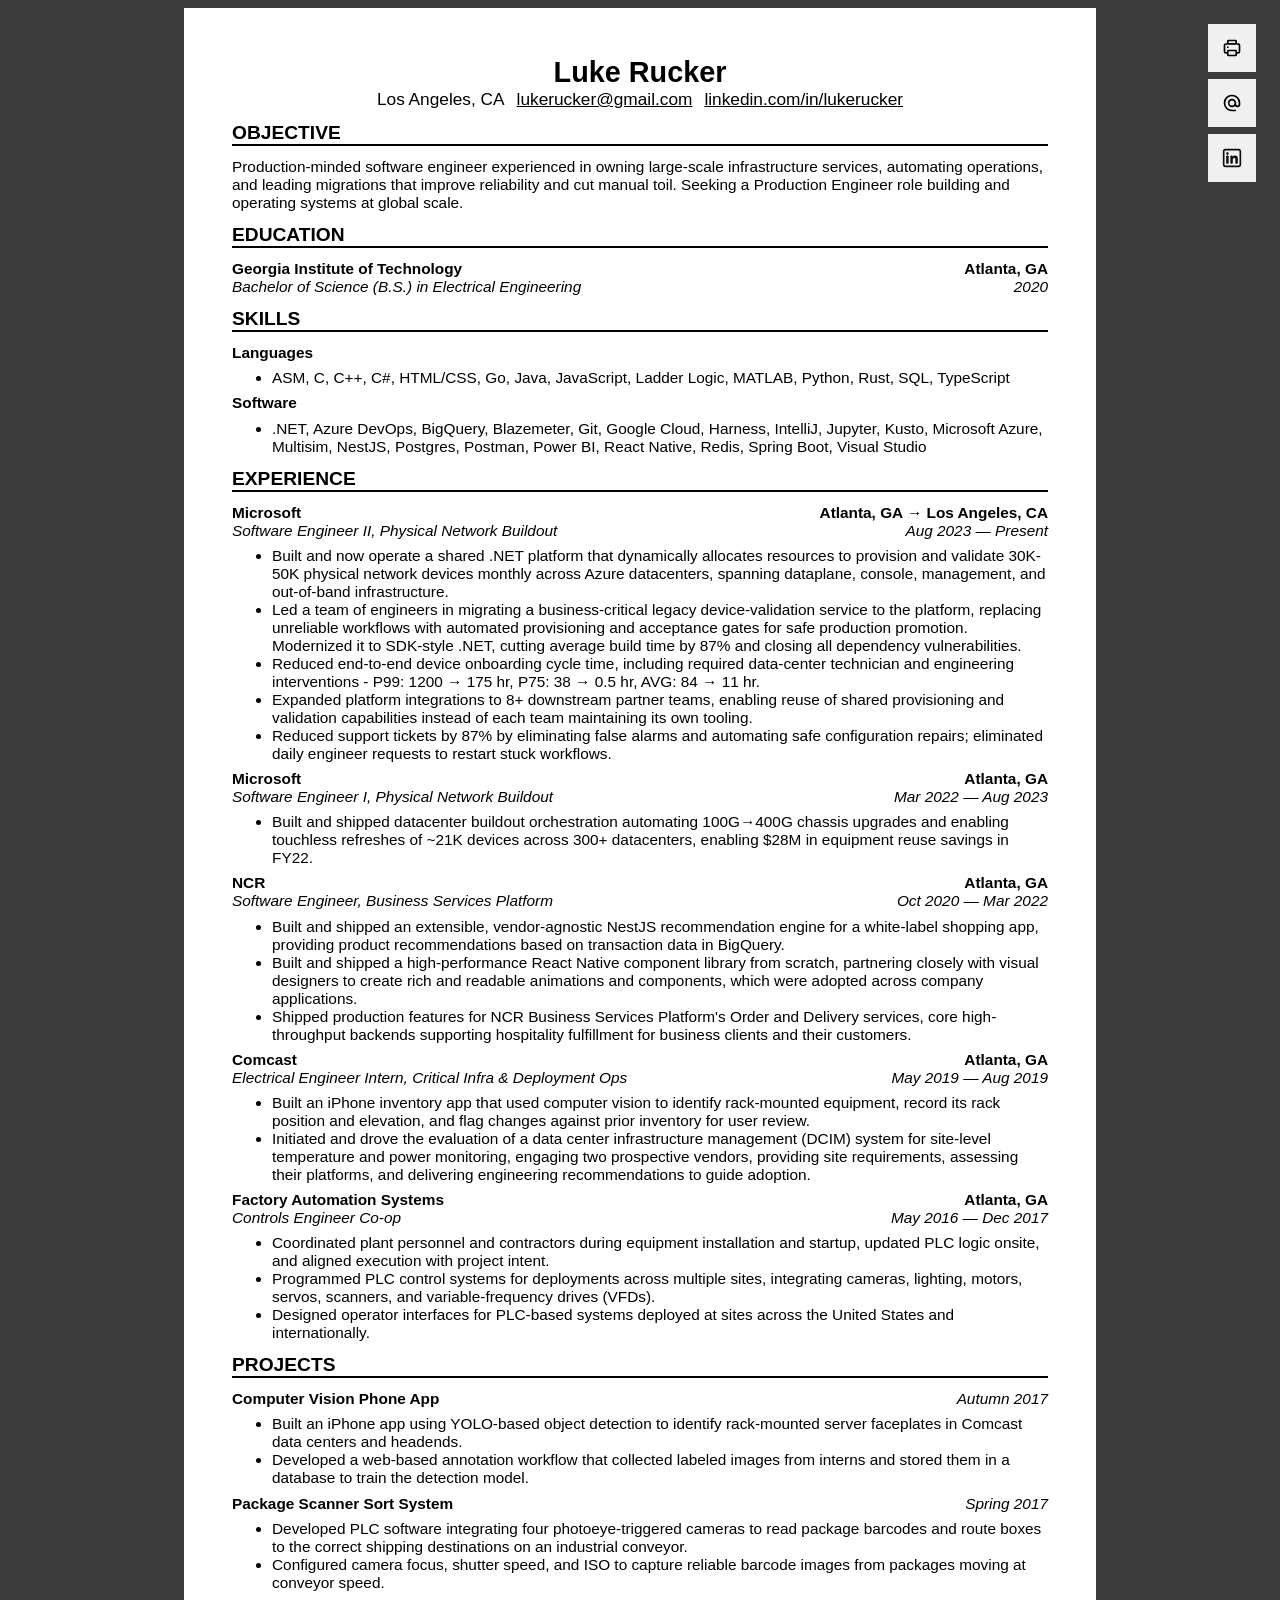
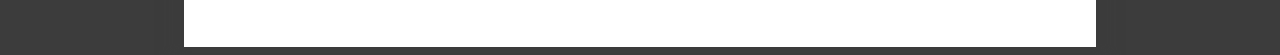
<file: index.html>
<!DOCTYPE html>
<html lang=en>
<head><title>Resume</title>
<meta name=charset content=utf-8>
<meta name=viewport content="width=device-width, initial-scale=1.0">
<link rel=icon href="data:image/svg+xml,<svg xmlns='http://www.w3.org/2000/svg' viewBox='0 0 16 16'><text y='14'>🌅</text></svg>">
<link rel=stylesheet href=styles.css>
</head>
<body>
<nav class="action-buttons" aria-label="Resume actions">
  <button class="action-button print-button" type=button aria-label="Print" title="Print">
    <img src="svg/printer-svgrepo-com.svg" alt="">
  </button>
  <a class="action-button" id="email-button" aria-label="Email" title="Email">
    <img src="svg/email-svgrepo-com.svg" alt="">
  </a>
  <a class="action-button" id="linkedin-button" target="_blank" rel="noopener noreferrer" aria-label="LinkedIn" title="LinkedIn">
    <img src="svg/linkedin-svgrepo-com.svg" alt="">
  </a>
</nav>
<script src=content.js></script>
<script>
(function () {
  var R = window.RESUME;
  document.title = "Resume - " + R.name + " - " + new Date().toISOString().slice(0, 10);
  document.getElementById("email-button").href = "mailto:" + R.contact.email;
  document.getElementById("linkedin-button").href = "https://" + R.contact.linkedin;

  // Build a DOM element. Text is set via textContent, so no escaping needed.
  function el(tag, text, cls) {
    var e = document.createElement(tag);
    if (text != null) e.textContent = text;
    if (cls){
      e.className = cls;
    }
    else {
      e.className = "rest";
    }
    return e;
  }
  function wrap(inner) { // <span>inner</span>
    var s = el("span");
    s.appendChild(inner);
    return s;
  }
  function list(items) {
    var ul = el("ul");
    items.forEach(function (t) { ul.appendChild(el("li", t)); });
    return ul;
  }
  function leftColRow(left, right) {
    var row = el("div", null, "row");
    left.className += " left";
    row.appendChild(left);
    right.className += " right";
    row.appendChild(right);
    return row;
  }

  var page = el("div", null, "page");
  page.id = "printable-content";

  // Name + contact
  page.appendChild(el("h1", R.name, "name"));
  var contact = el("h2");
  contact.appendChild(el("span", R.contact.location, "contact"));
  var email = el("a", R.contact.email, "contact");
  email.setAttribute("href", "mailto:" + R.contact.email);
  contact.appendChild(wrap(email));
  var linkedin = el("a", R.contact.linkedin, "contact");
  linkedin.setAttribute("href", "https://" + R.contact.linkedin);
  linkedin.setAttribute("target", "_blank");
  contact.appendChild(wrap(linkedin));
  page.appendChild(contact);

  // Objective
  page.appendChild(el("h3", "OBJECTIVE", "category"));
  page.appendChild(el("hr"));
  page.appendChild(el("p", R.objective));

  // Education
  page.appendChild(el("h3", "EDUCATION", "category"));
  page.appendChild(el("hr"));
  R.education.forEach(function (edu) {
    var schoolRow = leftColRow(el("h4", edu.school), el("h4", edu.location));
    page.appendChild(schoolRow);
    var detailsRow = leftColRow(el("i", edu.details), wrap(el("i", edu.dates)));
    page.appendChild(detailsRow);
  });

  // Skills
  page.appendChild(el("h3", "SKILLS", "category"));
  page.appendChild(el("hr"));
  page.appendChild(el("h4", "Languages"));
  page.appendChild(list([R.skills.languages]));
  page.appendChild(el("h4", "Software"));
  page.appendChild(list([R.skills.software]));

  // Experience
  page.appendChild(el("h3", "EXPERIENCE", "category"));
  page.appendChild(el("hr"));
  R.experience.forEach(function (job) {
    var locations = [];
    job.roles.forEach(function (role) {
      if (locations.indexOf(role.location) === -1) locations.push(role.location);
    });
    page.appendChild(leftColRow(el("h4", job.company), el("h4", locations.join(", "))));
    job.roles.forEach(function (role) {
      page.appendChild(leftColRow(el("i", role.title), el("i", role.dates)));
      page.appendChild(list(role.bullets));
    });
  });

  // Projects
  page.appendChild(el("h3", "PROJECTS", "category"));
  page.appendChild(el("hr"));
  R.projects.forEach(function (p) {
    var row = el("span", null, "row");
    var left = el("h4");
    left.appendChild(el("span", p.title));
    row.appendChild(left);
    row.appendChild(wrap(el("i", p.dates)));
    row.className += " right";
    page.appendChild(row);
    page.appendChild(list(p.bullets));
  });

  document.body.appendChild(page);
  var printPageStyle = null;

  function clearPrintPageStyle() {
    if (!printPageStyle) return;
    printPageStyle.remove();
    printPageStyle = null;
  }

  window.addEventListener("afterprint", clearPrintPageStyle);

  document.querySelector(".print-button").addEventListener("click", function () {
    var pageHeightInches = (document.documentElement.scrollHeight / 96 + 0.75).toFixed(2);
    clearPrintPageStyle();
    printPageStyle = document.createElement("style");
    printPageStyle.textContent = `@media print {
      @page { size: 8.5in ${pageHeightInches}in; margin: 0; }
      body { margin: 0; }
    }`;
    document.head.appendChild(printPageStyle);
    window.print();
  });
})();
</script>
</body></html>
</file>
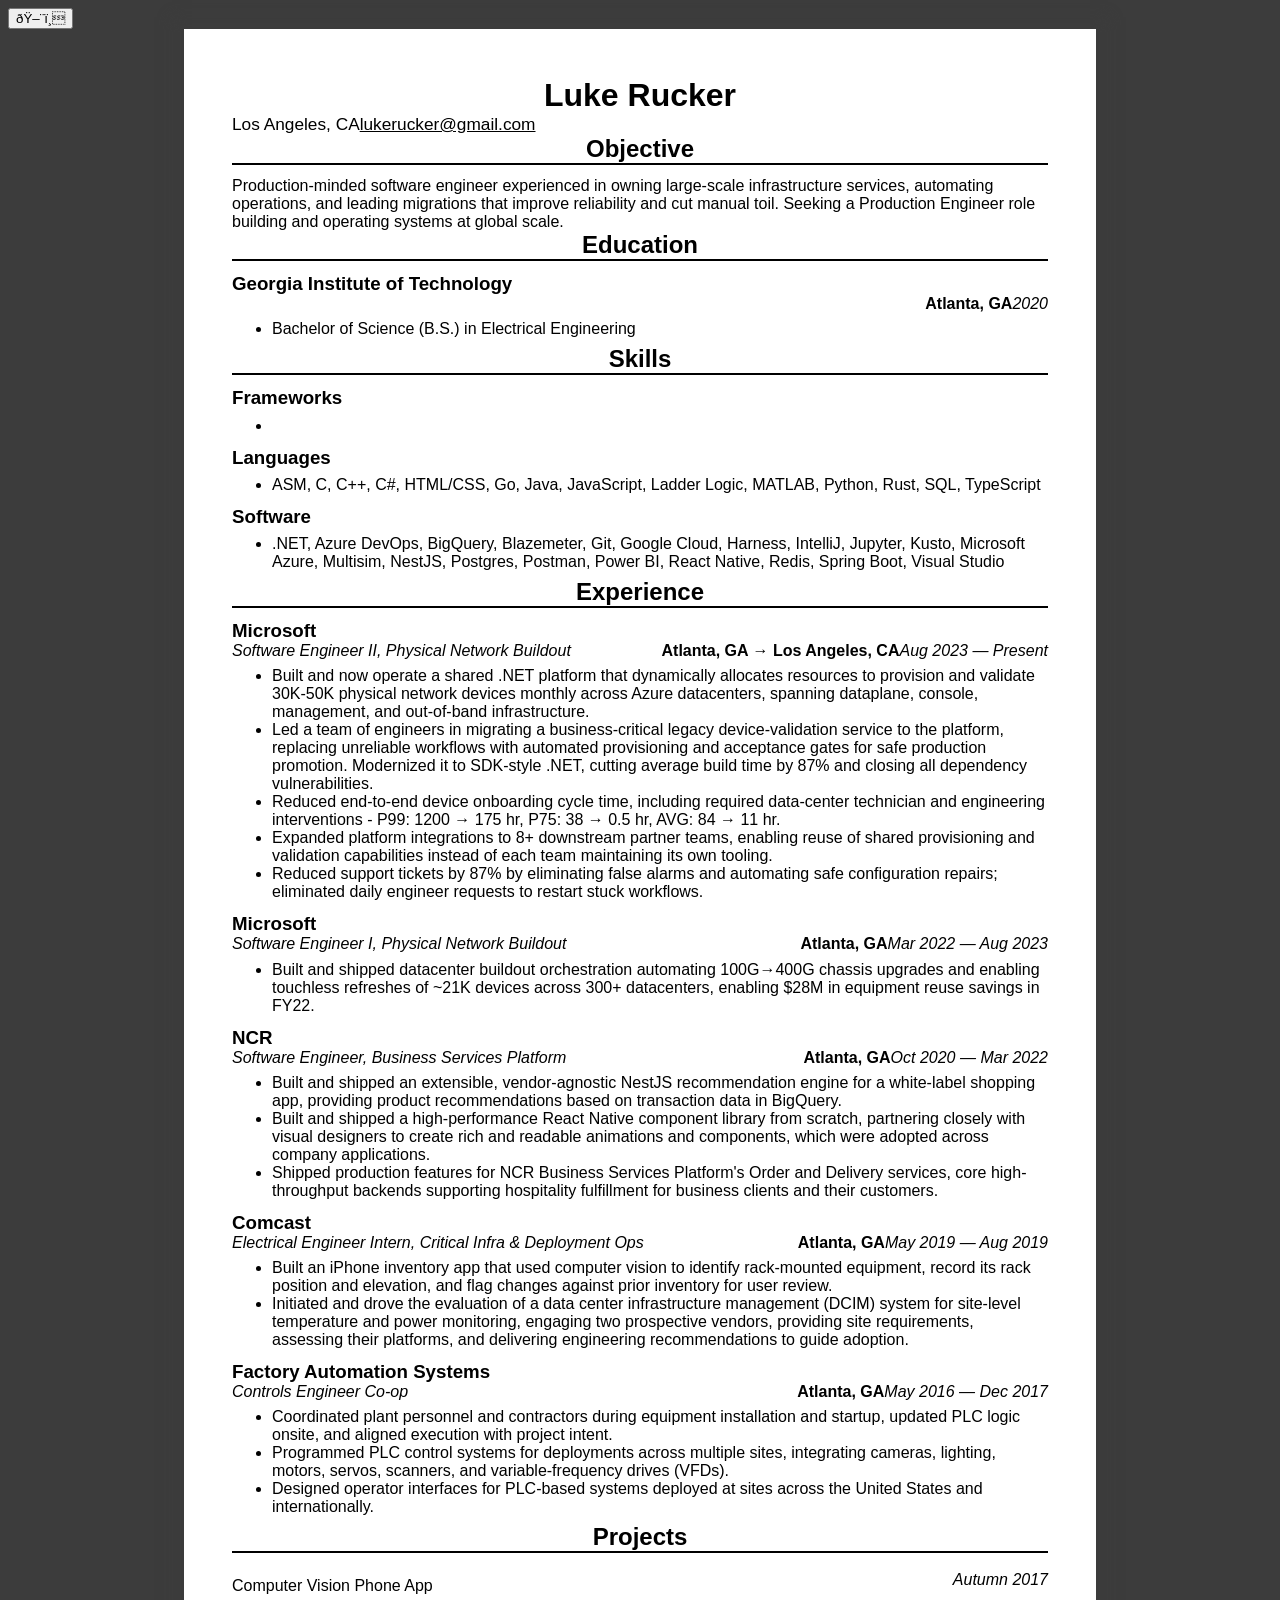
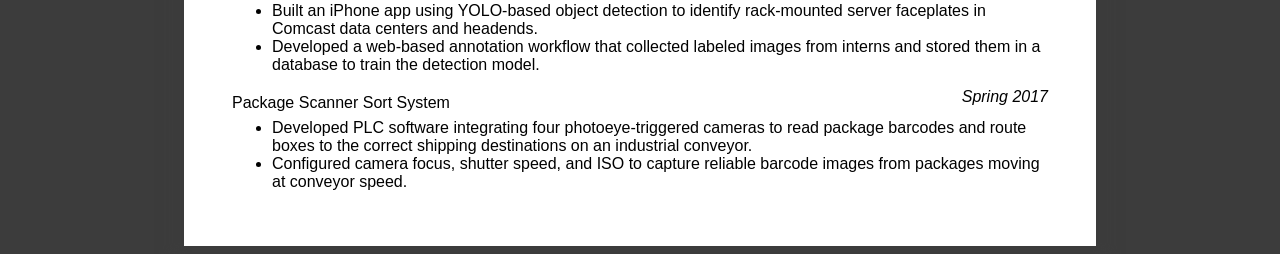
<file: dynamic.html>
<!DOCTYPE html>
<html lang=en>
<head><title>Resume</title>
<meta name=charset content=utf-8>
<meta name=viewport content="width=device-width, initial-scale=1.0">
<link rel=icon href="data:image/svg+xml,<svg xmlns='http://www.w3.org/2000/svg' viewBox='0 0 16 16'><text y='14'>🌅</text></svg>">
<link rel=stylesheet href=styles.css>
</head>
<body>
<button class=print-button type=button aria-label="Print Resume" title="Print Resume">🖨️</button>
<script src=content.js></script>
<script>
(function () {
  var R = window.RESUME;
  document.title = "Resume - " + R.name;

  // Build a DOM element. Text is set via textContent, so no escaping needed.
  function el(tag, text, cls) {
    var e = document.createElement(tag);
    if (text != null) e.textContent = text;
    if (cls) e.className = cls;
    return e;
  }
  function wrap(inner) { // <span>inner</span>
    var s = el("span");
    s.appendChild(inner);
    return s;
  }
  function list(items) {
    var ul = el("ul");
    items.forEach(function (t) { ul.appendChild(el("li", t)); });
    return ul;
  }
  // A left/right line: <span class="row"><span><i>left</i></span><span class="col"><span><b>loc</b></span><span><i>dates</i></span></span></span>
  function leftColRow(left, location, dates) {
    var row = el("span", null, "row");
    row.appendChild(wrap(el("i", left)));
    var col = el("span", null, "col");
    col.appendChild(wrap(el("b", location)));
    col.appendChild(wrap(el("i", dates)));
    row.appendChild(col);
    return row;
  }

  var page = el("div", null, "page");

  // Name + contact
  page.appendChild(el("h1", R.name));
  var contact = el("span", null, "contact");
  contact.appendChild(el("span", R.contact.location));
  var email = el("a", R.contact.email);
  email.setAttribute("href", "mailto:" + R.contact.email);
  contact.appendChild(wrap(email));
  page.appendChild(contact);

  // Objective
  page.appendChild(el("h2", "Objective"));
  page.appendChild(el("hr"));
  page.appendChild(el("p", R.objective));

  // Education
  page.appendChild(el("h2", "Education"));
  page.appendChild(el("hr"));
  R.education.forEach(function (edu) {
    page.appendChild(el("h3", edu.school));
    page.appendChild(leftColRow(edu.degree, edu.location, edu.dates));
    page.appendChild(list(edu.details));
  });

  // Skills
  page.appendChild(el("h2", "Skills"));
  page.appendChild(el("hr"));
  page.appendChild(el("h3", "Frameworks"));
  page.appendChild(list([R.skills.frameworks]));
  page.appendChild(el("h3", "Languages"));
  page.appendChild(list([R.skills.languages]));
  page.appendChild(el("h3", "Software"));
  page.appendChild(list([R.skills.software]));

  // Experience
  page.appendChild(el("h2", "Experience"));
  page.appendChild(el("hr"));
  R.experience.forEach(function (job) {
    page.appendChild(el("h3", job.company));
    job.roles.forEach(function (role) {
      page.appendChild(leftColRow(role.title, role.location, role.dates));
      page.appendChild(list(role.bullets));
    });
  });

  // Projects
  page.appendChild(el("h2", "Projects"));
  page.appendChild(el("hr"));
  R.projects.forEach(function (p) {
    var row = el("span", null, "row");
    var left = el("p");
    left.appendChild(el("span", p.title));
    row.appendChild(left);
    row.appendChild(wrap(el("i", p.dates)));
    page.appendChild(row);
    page.appendChild(list(p.bullets));
  });

  document.body.appendChild(page);
  document.querySelector(".print-button").addEventListener("click", function () {
    window.print();
  });
})();
</script>
</body></html>
</file>
